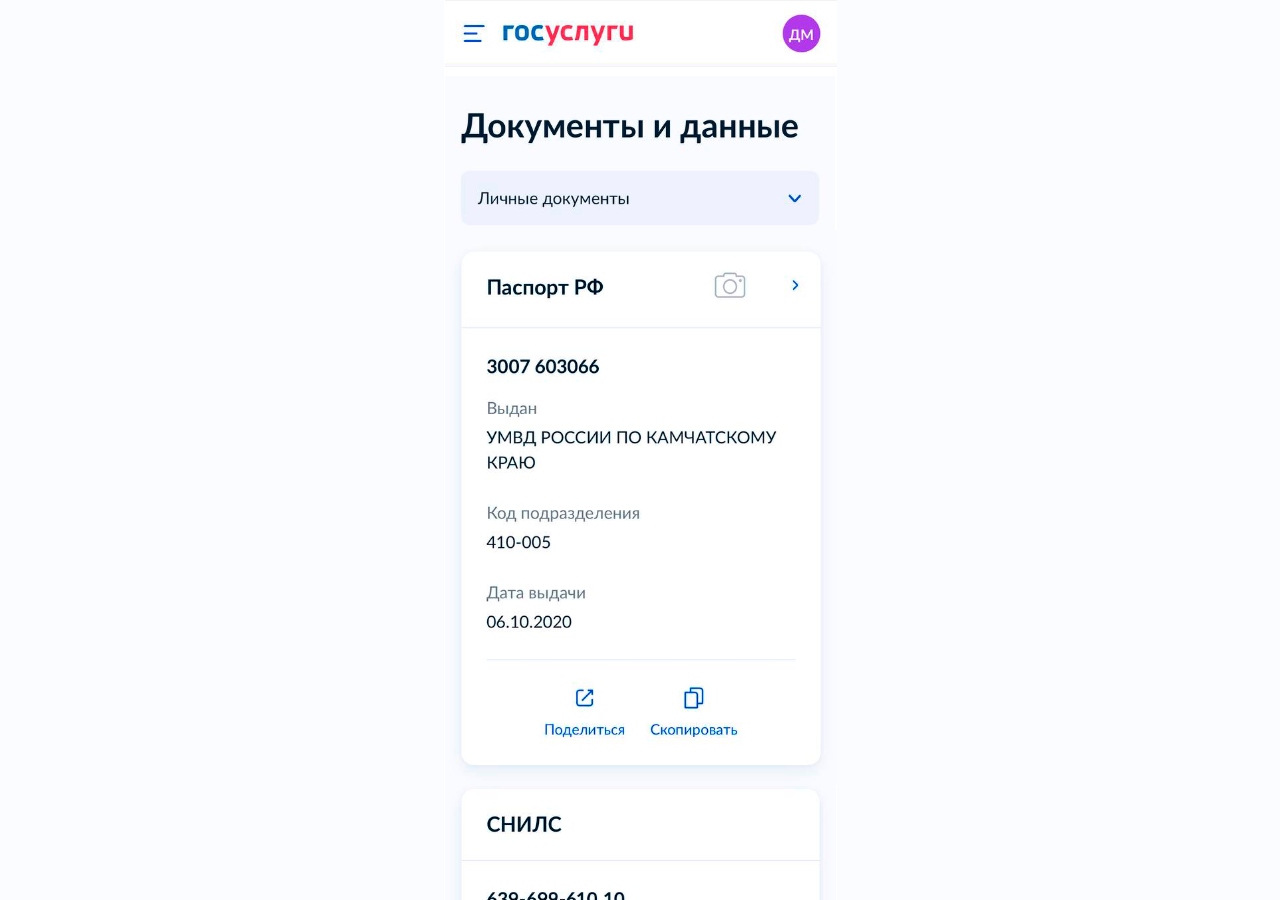
<file: Dock/index.html>
<!DOCTYPE html>
<html lang="ru">
<head>
  <meta charset="UTF-8" />
  <meta name="viewport" content="width=device-width, initial-scale=1" />
  <title>Dock</title>
  <link href="./css/main.css" rel="stylesheet" />
</head>
<body>
  <div class="screen">
    <div class="v3_4">
      <div class="v16_2"></div>
      <div class="v1_10"></div>
      <div class="v16_6" style="cursor: pointer;"></div>
      <div class="v16_7"></div>
      <div class="v16_8"></div>
      <div class="v16_9"></div>
      <div class="v16_10"></div>
    </div>
  </div>

  <script>
    document.querySelector('.v16_6').addEventListener('click', function () {
      window.location.href = '../Dock2/index.html';
    });
  </script>
</body>
</html>
</file>
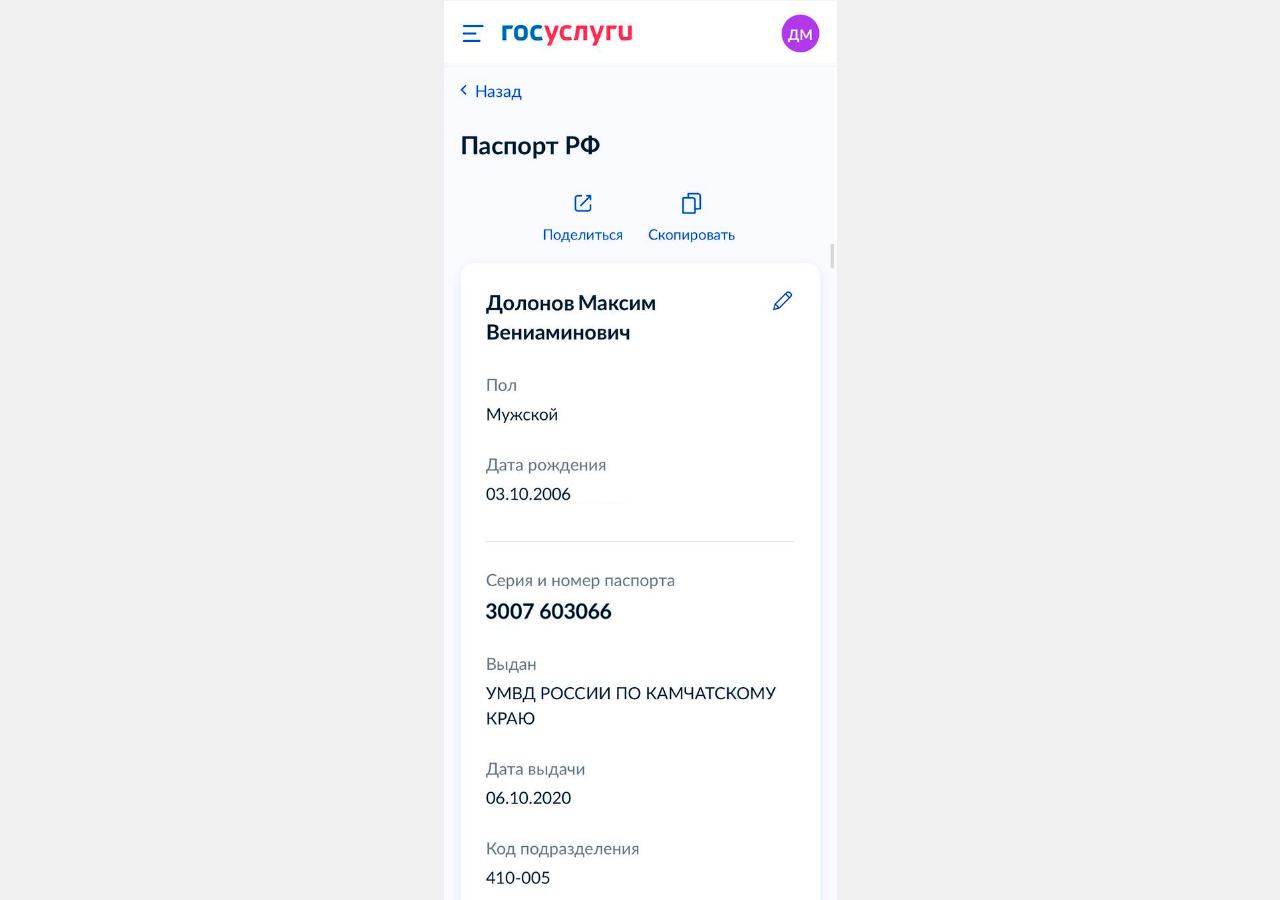
<file: Dock2/index.html>
<!DOCTYPE html>
<html lang="ru">
<head>
  <meta charset="UTF-8" />
  <meta name="viewport" content="width=device-width, initial-scale=1" />
  <title>Dock2</title>
  <link href="./css/main.css" rel="stylesheet" />
</head>
<body>
  <div class="screen">
    <div class="v16_11">
      <div class="v16_13"></div>
      <div class="v19_15"></div>
      <div class="v19_16"></div>
      <div class="v19_17"></div>
      <div class="v19_18"></div>
    </div>
  </div>
</body>
</file>
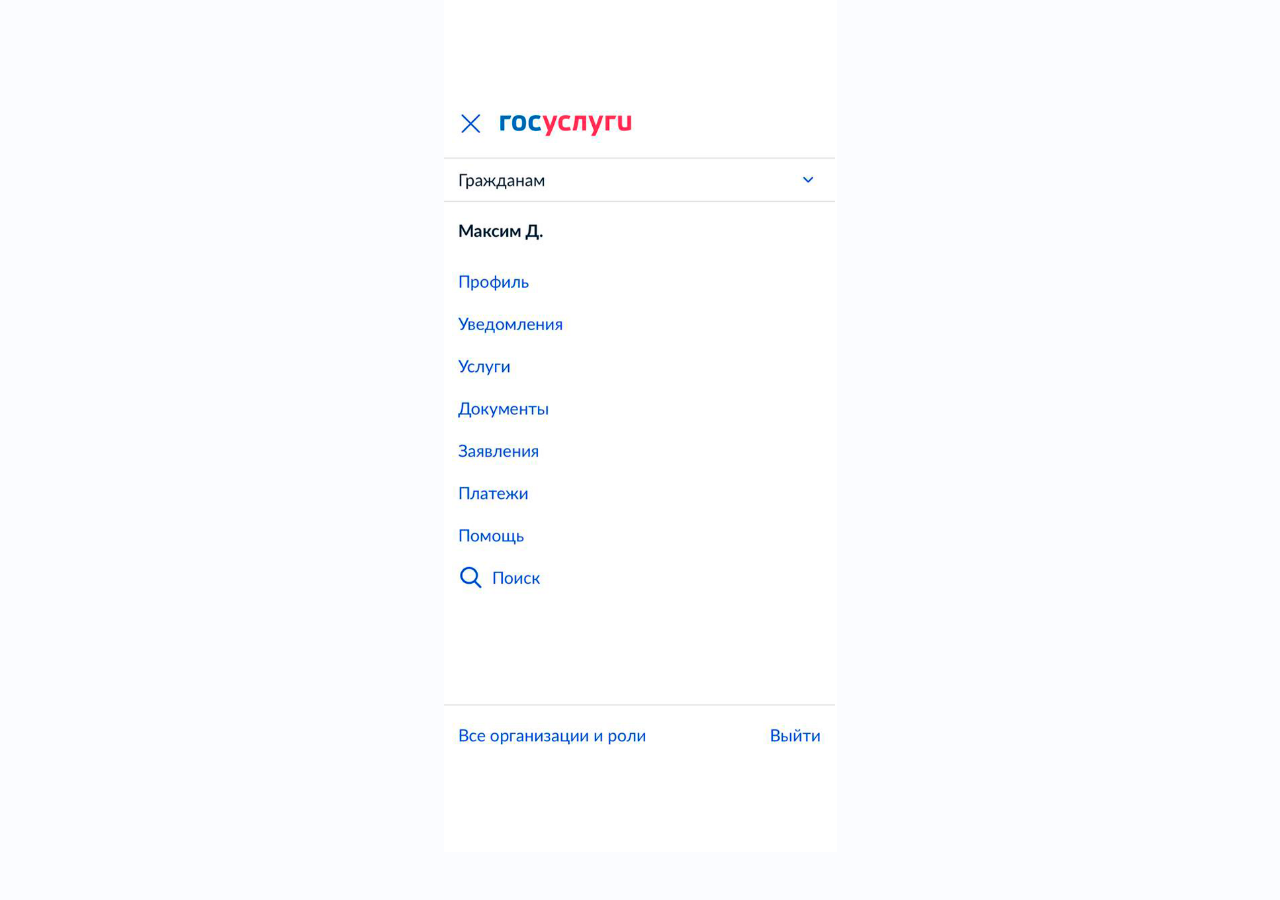
<file: Select/index.html>
<!DOCTYPE html>
<html>
<head>
  <meta charset="utf-8" />
  <title>Экран Select</title>
  <meta name="viewport" content="width=device-width, initial-scale=1" />
  <link href="./css/main.css" rel="stylesheet" />
</head>
<body>
  <div class="screen" onclick="location.href='../Dock/index.html'" style="cursor:pointer;">
    <div class="v3_2">
      <div class="v1_14"></div>
    </div>
  </div>
</body>
</html>
</file>
<file: Dock/css/main.css>
* {
  box-sizing: border-box;
}

body {
  font-size: 14px;
  margin: 0;
  height: 100vh;
}

.screen {
  background-color: #fbfcff;
  display: flex;
  justify-content: center;
  width: 100%;
  height: 100vh;
  overflow-y: auto;
}

.v3_4 {
  width: 393px;
  height: 2685px;
  background: rgba(255, 255, 255, 1);
  opacity: 1;
  position: relative;
  overflow: hidden;
}

.v16_2 {
  width: 390px;
  height: 168px;
  background: url("../images/v16_2.png") no-repeat center center;
  background-size: cover;
  position: absolute;
  top: 76px;
  left: 1px;
}

.v1_10 {
  width: 392px;
  height: 67px;
  background: url("../images/v1_10.png") no-repeat center center;
  background-size: cover;
  position: absolute;
  top: 0px;
  left: 1px;
}

.v16_6 {
  width: 392px;
  height: 555px;
  background: url("../images/v16_6.png") no-repeat center center;
  background-size: cover;
  position: absolute;
  top: 230px;
  left: 1px;
  cursor: pointer;
}

.v16_7 {
  width: 391px;
  height: 553px;
  background: url("../images/v16_7.png") no-repeat center center;
  background-size: cover;
  position: absolute;
  top: 778px;
  left: 1px;
}

.v16_8 {
  width: 392px;
  height: 554px;
  background: url("../images/v16_8.png") no-repeat center center;
  background-size: cover;
  position: absolute;
  top: 1331px;
  left: 0px;
}

.v16_9 {
  width: 392px;
  height: 646px;
  background: url("../images/v16_9.png") no-repeat center center;
  background-size: cover;
  position: absolute;
  top: 1873px;
  left: 0px;
}

.v16_10 {
  width: 392px;
  height: 420px;
  background: url("../images/v16_10.png") no-repeat center center;
  background-size: cover;
  position: absolute;
  top: 2265px;
  left: 0px;
}
</file>
<file: Dock2/css/main.css>
* {
  box-sizing: border-box;
}

body, html {
  margin: 0;
  padding: 0;
  font-size: 14px;
  height: 100vh;
  overflow: hidden;
}

.screen {
  background-color: #f0f0f0;
  display: flex;
  justify-content: center;
  width: 100%;
  height: 100vh;
  overflow-y: auto;
}

.v16_11 {
  width: 393px;
  height: 2019px;
  background: rgba(255, 255, 255, 1);
  position: relative;
  margin: 0 auto;
  overflow: hidden;
}

.v16_13 {
  width: 392px;
  height: 67px;
  background: url("../images/v16_13.png") no-repeat center center;
  background-size: cover;
  position: absolute;
  top: 0px;
  left: 0px;
}

.v19_15 {
  width: 390px;
  height: 189px;
  background: url("../images/v19_15.png") no-repeat center center;
  background-size: cover;
  position: absolute;
  top: 67px;
  left: 0px;
}

.v19_16 {
  width: 393px;
  height: 875px;
  background: url("../images/v19_16.png") no-repeat center center;
  background-size: cover;
  position: absolute;
  top: 244px;
  left: 0px;
}

.v19_17 {
  width: 392px;
  height: 495px;
  background: url("../images/v19_17.png") no-repeat center center;
  background-size: cover;
  position: absolute;
  top: 1104px;
  left: 0px;
}

.v19_18 {
  width: 392px;
  height: 420px;
  background: url("../images/v19_18.png") no-repeat center center;
  background-size: cover;
  position: absolute;
  top: 1599px;
  left: 0px;
}
</file>
<file: Select/css/main.css>
* {
  box-sizing: border-box;
}

body {
  font-size: 14px;
  margin: 0;
  height: 100vh;
}

.screen {
  background-color: #fbfcff;
  display: flex;
  flex-direction: row;
  justify-content: center;
  width: 100%;
  height: 100vh;
  align-items: flex-start; /* чтобы верх совпадал с верхом */
}

.v3_2 {
  width: 393px;
  height: 852px;
  background: rgba(255, 255, 255, 1);
  opacity: 1;
  position: relative;
  overflow: hidden;
}

.v1_14 {
  width: 391px;
  height: 679px;
  background: url("../images/v1_14.png");
  background-repeat: no-repeat;
  background-position: center center;
  background-size: cover;
  opacity: 1;
  position: absolute;
  top: 86px;
  left: 0px;
  overflow: hidden;
}
</file>
